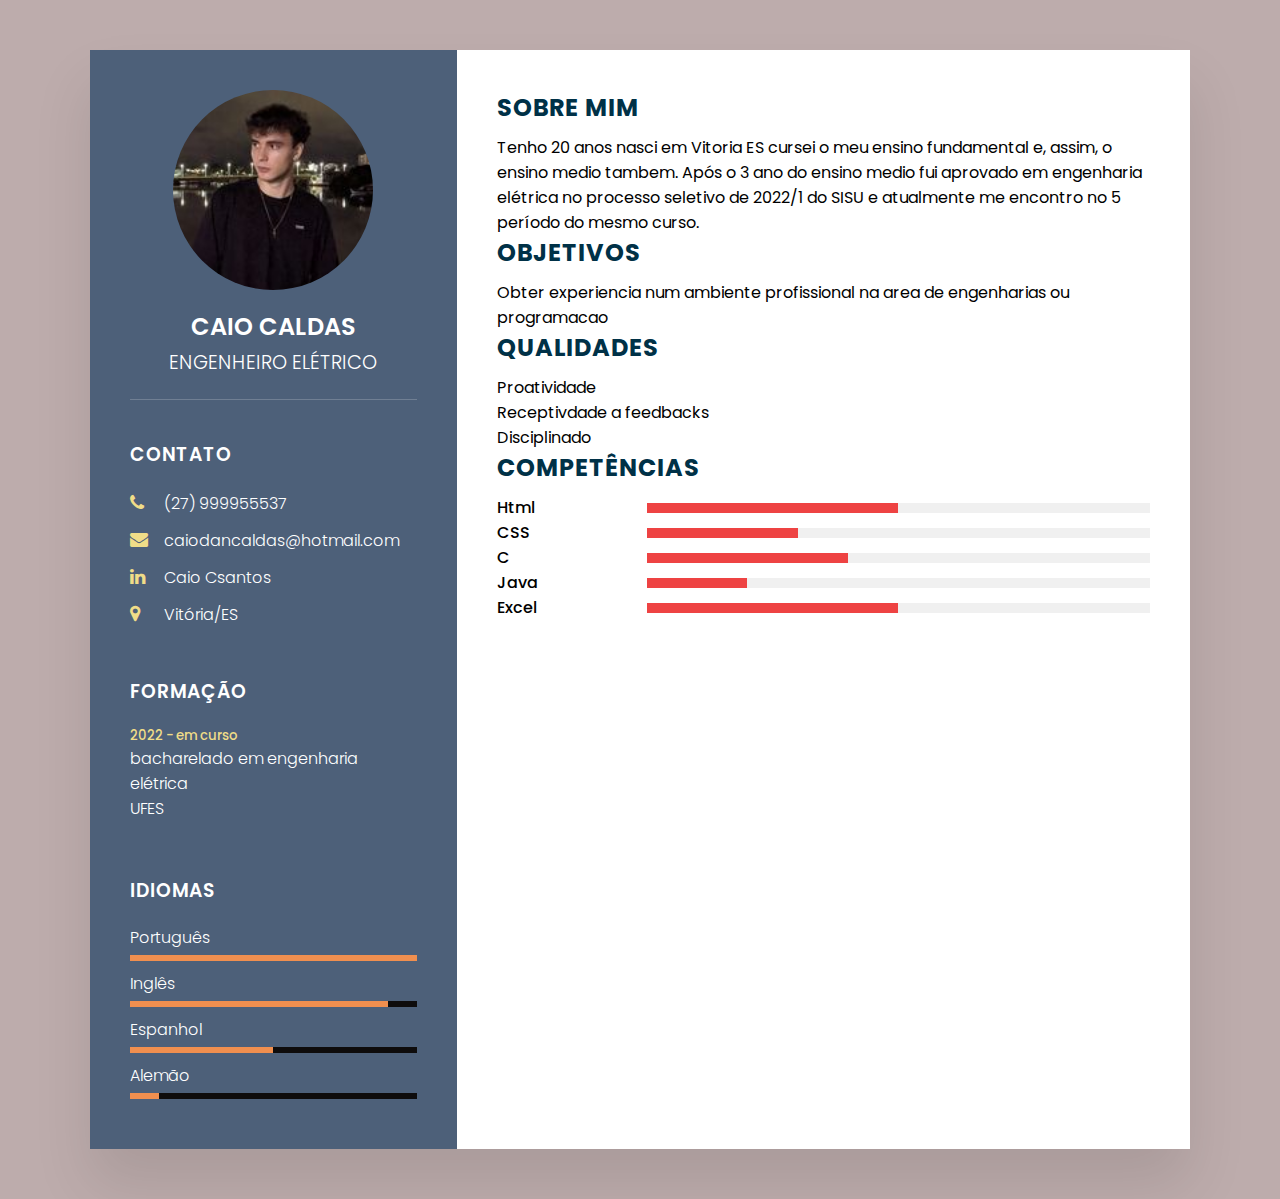
<file: index.html>
<!DOCTYPE html>
<html lang="pt-br"></html>
<html>
<head>
 <meta name="viewport" content="widht=device-width, initial-scale=1.0">
 <title> Curriculo html css</title>
  <link rel="stylesheet" href="https://cdnjs.cloudflare.com/ajax/libs/font-awesome/4.7.0/css/font-awesome.css" integrity="sha512-5A8nwdMOWrSz20fDsjczgUidUBR8liPYU+WymTZP1lmY9G6Oc7HlZv156XqnsgNUzTyMefFTcsFH/tnJE/+xBg==" crossorigin="anonymous" referrerpolicy="no-referrer" />
  <link rel="stylesheet" type="text/css" href="curriculo.css">
  
</head>
<body>
    <div class ="container">
        <div class="left_Side">
            <div class="profileText">

                <div class="imgBx">
                    <img src="eu.jpg">
                </div>
                <h2>Caio Caldas<br><span>Engenheiro Elétrico</span></h2>
            </div >
            <div class="contato">
                <h3 class="title">Contato </h3>
                <ul>
                    <li>
                        <span class="icon"><i class="fa fa-phone" aria-hidden="true"></i></span>
                        <span class="text">(27) 999955537</span>
                    </li>
                    <li>
                        <span class="icon"><i class="fa fa-envelope" aria-hidden="true"></i></span>
                        <span class="text">caiodancaldas@hotmail.com</span>
                    </li>
                    <li>
                        <span class="icon"><i class="fa fa-linkedin" aria-hidden="true"></i></span>
                        <span class="text clickable"></span> <a style="color: #fff;text-decoration: none;font-weight: 300;"  href="https://www.linkedin.com/in/caio-csantos-641406286/">Caio Csantos</a></span>

                        
                    </li><li>
                        <span class="icon"><i class="fa fa-map-marker" aria-hidden="true"></i></span>
                        <span class="text">Vitória/ES</span>
                    </li>
                </ul> 
            
            
            </div>
            <div class="contato formacao">
                <h3 class="title">formação </h3>
                <ul>
                    <li>
                        <h5>2022 - em curso</h5>
                        <h4>bacharelado em engenharia elétrica</h4>
                        <h4>UFES</h4>
                    </li>                 
                </ul> 
            
            
            </div>
            <div class="contato idiomas">
                <h3 class="title">idiomas </h3>
                <ul>
                    <li>
                        <span class="text">Português</span>
                        <span class="percent">
                        <div style="width: 100%;"></div>
                        </span>
                        
                    </li>
                    <li>
                        <span class="text">Inglês</span>
                        <span class="percent">
                        <div style="width: 90%;"></div>
                        </span>
                    </li>
                    <li>
                        <span class="text">Espanhol</span>
                        <span class="percent">
                        <div style="width: 50%;"></div>
                        </span>
                    </li>
                    <li>
                        <span class="text">Alemão</span>
                        <span class="percent">
                        <div style="width: 10%;"></div>
                        </span>
                    </li>
                </ul>
            </div>        
        
        </div>

        
        <div class="right_Side">
            <div class="sobre">
                <h2 class="title2">Sobre mim</h2>
                <p>Tenho 20 anos nasci em Vitoria ES cursei o meu ensino fundamental
                    e, assim, o ensino medio tambem. Após o 3 ano do ensino medio fui aprovado em engenharia elétrica no processo seletivo de 2022/1
                    do SISU e atualmente me encontro no 5 período do mesmo curso.
                </p>
            </div>
            <div class="sobre objetivos">
                <h2 class="title2">Objetivos</h2>
                <p>Obter experiencia num ambiente profissional na area de engenharias ou programacao</p>
                                  
            </div>
            
            <div class="sobre qualidaes">
                <h2 class="title2">Qualidades</h2>
                <p>Proatividade<br>Receptivdade a feedbacks<br>Disciplinado</p>
                                  
            </div>
            <div class="sobre competencias">
                <h2 class="title2">Competências</h2>
                <div class="box">
                    <h4>Html</h4>
                    <div class="percent">
                        <div style="width: 50%;"></div>
                    </div>
                </div>
                <div class="box">
                    <h4>CSS</h4>
                    <div class="percent">
                    <div style="width: 30%;"></div>
                    </div>
                </div>
                <div class="box">
                    <h4>C</h4>
                    <div class="percent">
                    <div style="width: 40%;"></div>
                    </div>
                </div>
                <div class="box">
                    <h4>Java</h4>
                    <div class="percent">
                    <div style="width: 20%;"></div>
                    </div>
                    
                </div>
                <div class="box">
                    <h4>Excel</h4>
                    <div class="percent">
                    <div style="width: 50%;"></div>
                    </div>
                </div>
            </div>
        </div>

    </div>









</body>

</html>
</file>
<file: curriculo.css>
@import url('https://fonts.googleapis.com/css?family=Poppins:200,300,400,500,600,700,800,900&display=swap');
*
{
        margin:0;
        padding: 0;
        box-sizing: border-box;
    font-family: 'Poppins', sans-serif;
}
body
{
  background: rgb(189, 172, 172);
  display: flex;
  justify-content: center;
  align-items: center;
  min-height: 100vh;  
}



.container{ 
    position: relative;
    width: 100%;
    max-width: 1100px;
    min-height: 1000px;
    background: #fff;
    display: grid;
    margin: 50px;
    grid-template-columns: 1fr 2fr;
    box-shadow: 0 35px 55px rgba(0,0,0,0.1);
}

.container .left_Side{
    position: relative;
    background: #4d6079;  
    padding: 40px;
}
.profileText{   
    position: relative;
    display: flex;
    flex-direction: column;
    align-items: center;
    padding-bottom: 20px;
    border-bottom: 1px solid rgba(255,255,255,0.2);
     
}

.profileText .imgBx{
    position: relative;
    width: 200px;
    height: 200px;
    border-radius: 50%;
    overflow: hidden;
}

.profileText .imgBx img{
position: absolute;
top: 0;
left: 0;
width: 100%;
height: 100%;
object-fit: cover;

}
.profileText h2{
    color: #fff;
    font-size: 1.5em;
    margin-top: 20px;
    text-transform: uppercase;
    text-align: center;
    font-weight: 600;
    line-height: 1.4em;
}
.profileText h2 span{
    font-size: 0.8em;
    font-weight: 300;
    
}
.contato{
    padding-top: 40px;

}
.title{
    color:#fff;
    text-transform: uppercase;
    font-weight: 600;
    letter-spacing: 1px;
    margin-bottom: 20px;
}
.contato ul{
    position: relative;

}
.contato ul li{
    position: relative;
    list-style: none;
    margin: 10px 0;
   
    
}
.clickable{
    cursor: pointer;
    
}

.contato ul li .icon{
    display: inline-block;
    width: 30px;
    font-size: 18px;
    color: rgb(240, 221, 136);
}
.contato ul li span{
    color: #fff;
    font-weight: 300;
}
.contato.formacao li{
    margin-bottom: 15px;

}
.contato.formacao h5{
    color: rgb(240, 221, 136);
    font-weight: 500;
}
.contato.formacao h4{
    color: #fff;
    font-weight: 300;
}
.contato.idiomas .percent{
    position: relative;
    width: 100%;
    height: 6px; 
    background: rgb(14, 12, 12);
    display: block;
    margin-top: 5px;
}
.contato.idiomas .percent div{
    position: absolute;
    top: 0;
    left: 0;
    height: 100%;
    background: #f08f4f;
}

.container .right_Side{
    position: relative;
    background: #fff;
    padding: 40px;
}
.about{
    margin-bottom: 50px;

}
.about.last-child{
    margin-bottom: 0;
}
.title2{
    color: #003147;
    text-transform: uppercase;
    letter-spacing: 1px;
    margin-bottom: 10px;  

}
.sobre.competencias .box{
    position: relative;
    width: 100%;
    display: grid;
    grid-template-columns: 150px 1fr;
    align-items: center;
    justify-content: center;
}
.sobre.competencias .box h4{
    text-transform: uppercase
    color #848c99;
    font-weight: 500;
}
.sobre.competencias .box .percent{
    position: relative;
    width: 100%;
    height: 10px;
    background: #f0f0f0;
}
.sobre.competencias .box .percent div{
    position: absolute;
    top: 0;
    left: 0;
    height: 100%;
    background: #ee4343;
}
</file>
